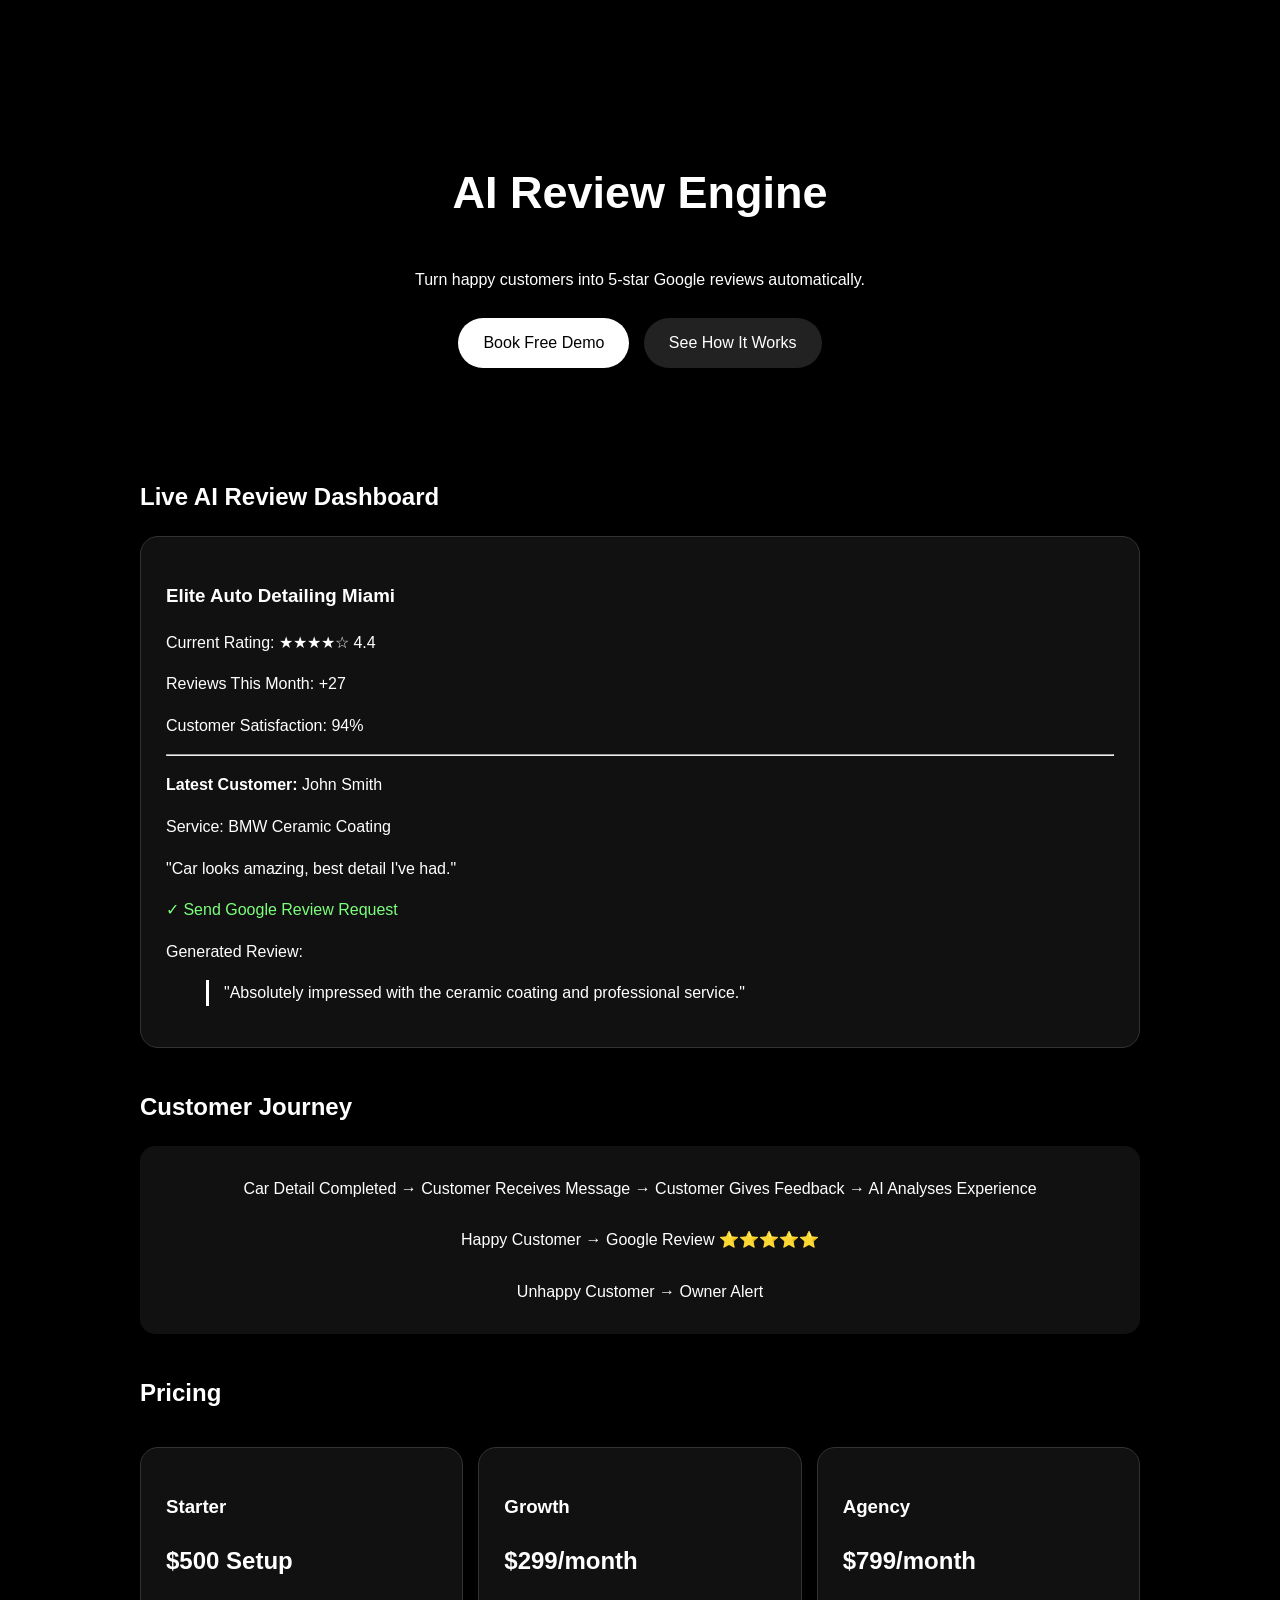
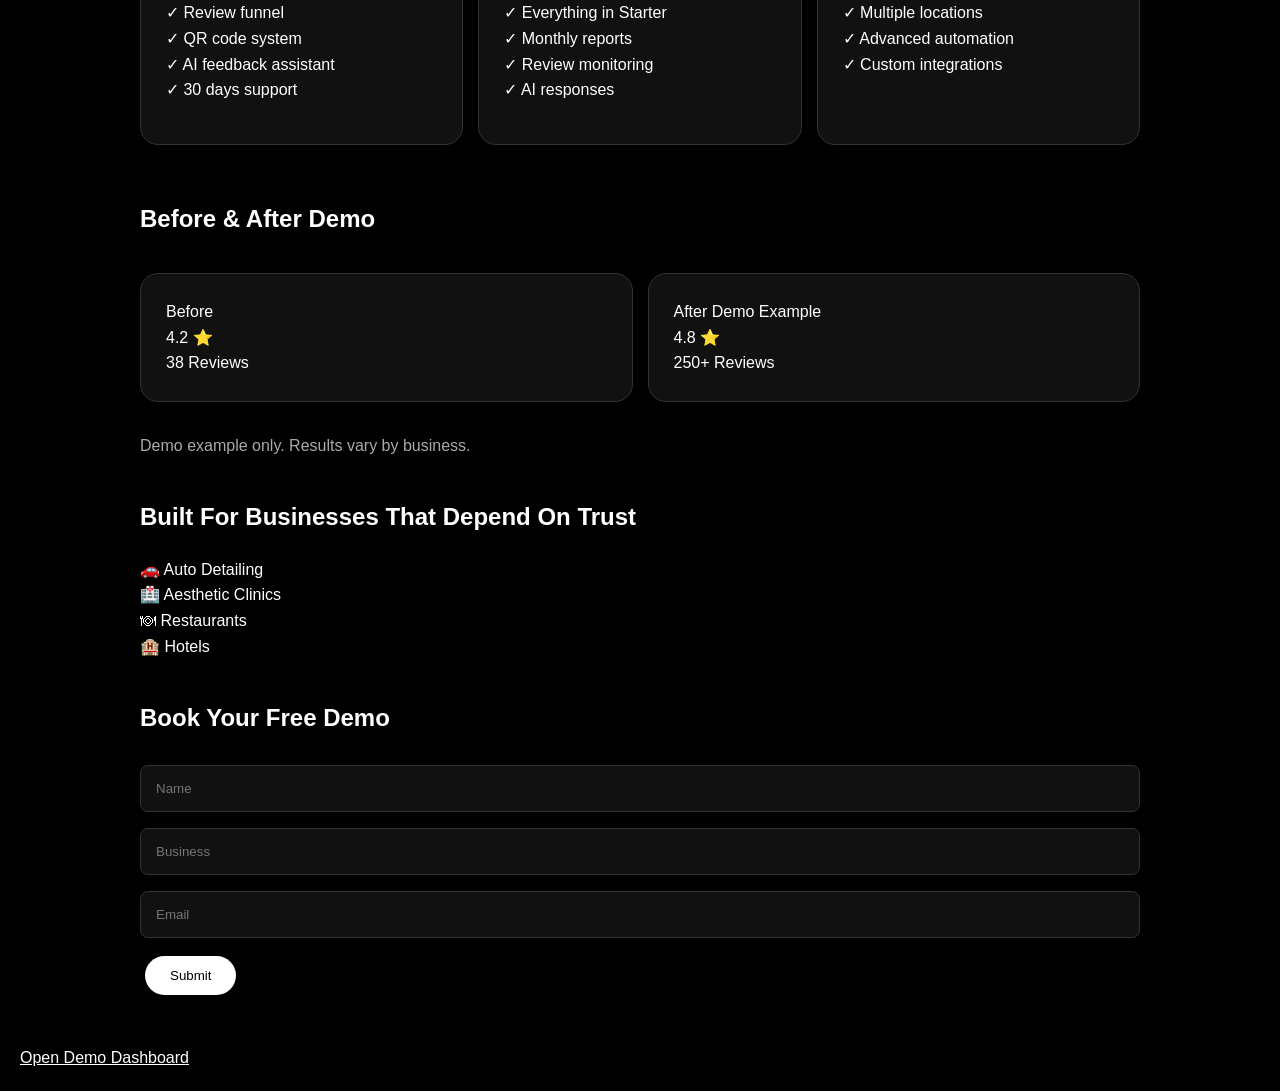
<file: index.html>
<!DOCTYPE html>
<html>
<head>
<meta name="viewport" content="width=device-width,initial-scale=1">
<title>AI Review Engine</title>
<link rel="stylesheet" href="style.css">
</head>
<body>
<section class="hero">
<h1>AI Review Engine</h1>
<p>Turn happy customers into 5-star Google reviews automatically.</p>
<a class="btn" href="#contact">Book Free Demo</a>
<a class="btn dark" href="#how">See How It Works</a>
</section>

<section>
<h2>Live AI Review Dashboard</h2>
<div class="card">
<h3>Elite Auto Detailing Miami</h3>
<p>Current Rating: ★★★★☆ 4.4</p>
<p>Reviews This Month: +27</p>
<p>Customer Satisfaction: 94%</p>
<hr>
<p><b>Latest Customer:</b> John Smith</p>
<p>Service: BMW Ceramic Coating</p>
<p>"Car looks amazing, best detail I've had."</p>
<p class="green">✓ Send Google Review Request</p>
<p>Generated Review:</p>
<blockquote>"Absolutely impressed with the ceramic coating and professional service."</blockquote>
</div>
</section>

<section id="how">
<h2>Customer Journey</h2>
<div class="flow">
Car Detail Completed → Customer Receives Message → Customer Gives Feedback → AI Analyses Experience<br><br>
Happy Customer → Google Review ⭐⭐⭐⭐⭐<br><br>
Unhappy Customer → Owner Alert
</div>
</section>

<section>
<h2>Pricing</h2>
<div class="grid">
<div class="card"><h3>Starter</h3><h2>$500 Setup</h2><p>✓ Review funnel<br>✓ QR code system<br>✓ AI feedback assistant<br>✓ 30 days support</p></div>
<div class="card"><h3>Growth</h3><h2>$299/month</h2><p>✓ Everything in Starter<br>✓ Monthly reports<br>✓ Review monitoring<br>✓ AI responses</p></div>
<div class="card"><h3>Agency</h3><h2>$799/month</h2><p>✓ Multiple locations<br>✓ Advanced automation<br>✓ Custom integrations</p></div>
</div>
</section>

<section>
<h2>Before & After Demo</h2>
<div class="grid">
<div class="card">Before<br>4.2 ⭐<br>38 Reviews</div>
<div class="card">After Demo Example<br>4.8 ⭐<br>250+ Reviews</div>
</div>
<p class="small">Demo example only. Results vary by business.</p>
</section>

<section>
<h2>Built For Businesses That Depend On Trust</h2>
<p>🚗 Auto Detailing<br>🏥 Aesthetic Clinics<br>🍽 Restaurants<br>🏨 Hotels</p>
</section>

<section id="contact">
<h2>Book Your Free Demo</h2>
<input placeholder="Name">
<input placeholder="Business">
<input placeholder="Email">
<button class="btn">Submit</button>
</section>

<a class="dashboard" href="dashboard.html">Open Demo Dashboard</a>
</body>
</html>
</file>
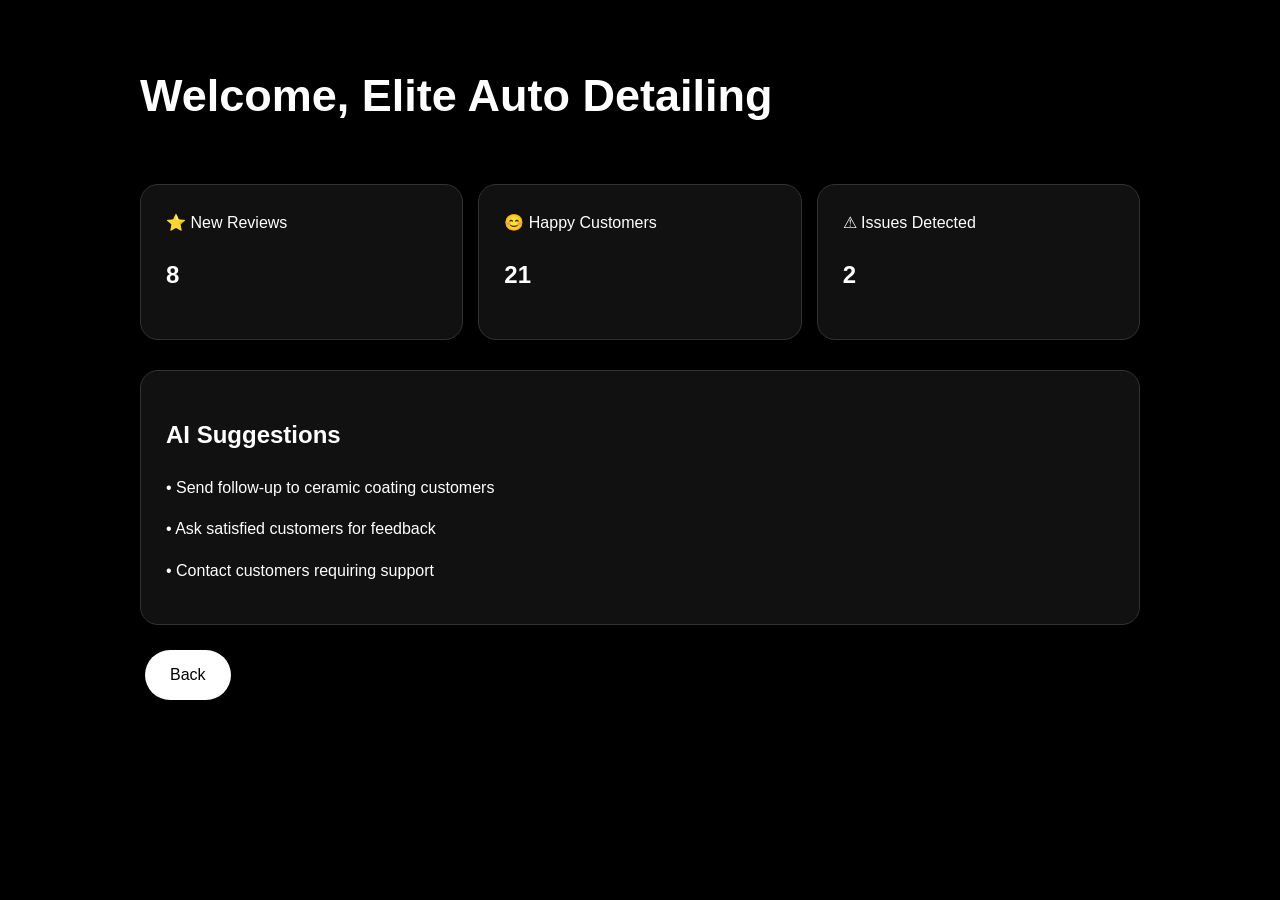
<file: dashboard.html>
<!DOCTYPE html>
<html>
<head>
<meta name="viewport" content="width=device-width,initial-scale=1">
<title>Dashboard</title>
<link rel="stylesheet" href="style.css">
</head>
<body>
<section>
<h1>Welcome, Elite Auto Detailing</h1>

<div class="grid">
<div class="card">⭐ New Reviews<br><h2>8</h2></div>
<div class="card">😊 Happy Customers<br><h2>21</h2></div>
<div class="card">⚠ Issues Detected<br><h2>2</h2></div>
</div>

<div class="card">
<h2>AI Suggestions</h2>
<p>• Send follow-up to ceramic coating customers</p>
<p>• Ask satisfied customers for feedback</p>
<p>• Contact customers requiring support</p>
</div>

<a class="btn" href="index.html">Back</a>
</section>
</body>
</html>
</file>
<file: style.css>
*{box-sizing:border-box;font-family:Arial}body{margin:0;background:#000;color:#fff;padding:20px;line-height:1.6}section{max-width:1000px;margin:40px auto}.hero{text-align:center;padding:60px 20px}h1{font-size:45px}h2{margin-top:20px}.card{background:#111;border:1px solid #333;border-radius:18px;padding:25px;margin:15px 0}.grid{display:grid;grid-template-columns:repeat(auto-fit,minmax(220px,1fr));gap:15px}.btn{display:inline-block;background:white;color:black;padding:12px 25px;border-radius:30px;text-decoration:none;margin:10px 5px;border:0}.dark{background:#222;color:white}.green{color:#7cff7c}.flow{background:#111;padding:30px;border-radius:15px;text-align:center}.small{color:#aaa}input{width:100%;padding:15px;margin:8px 0;background:#111;color:white;border:1px solid #333;border-radius:8px}.dashboard{color:white}blockquote{border-left:3px solid white;padding-left:15px}
</file>
